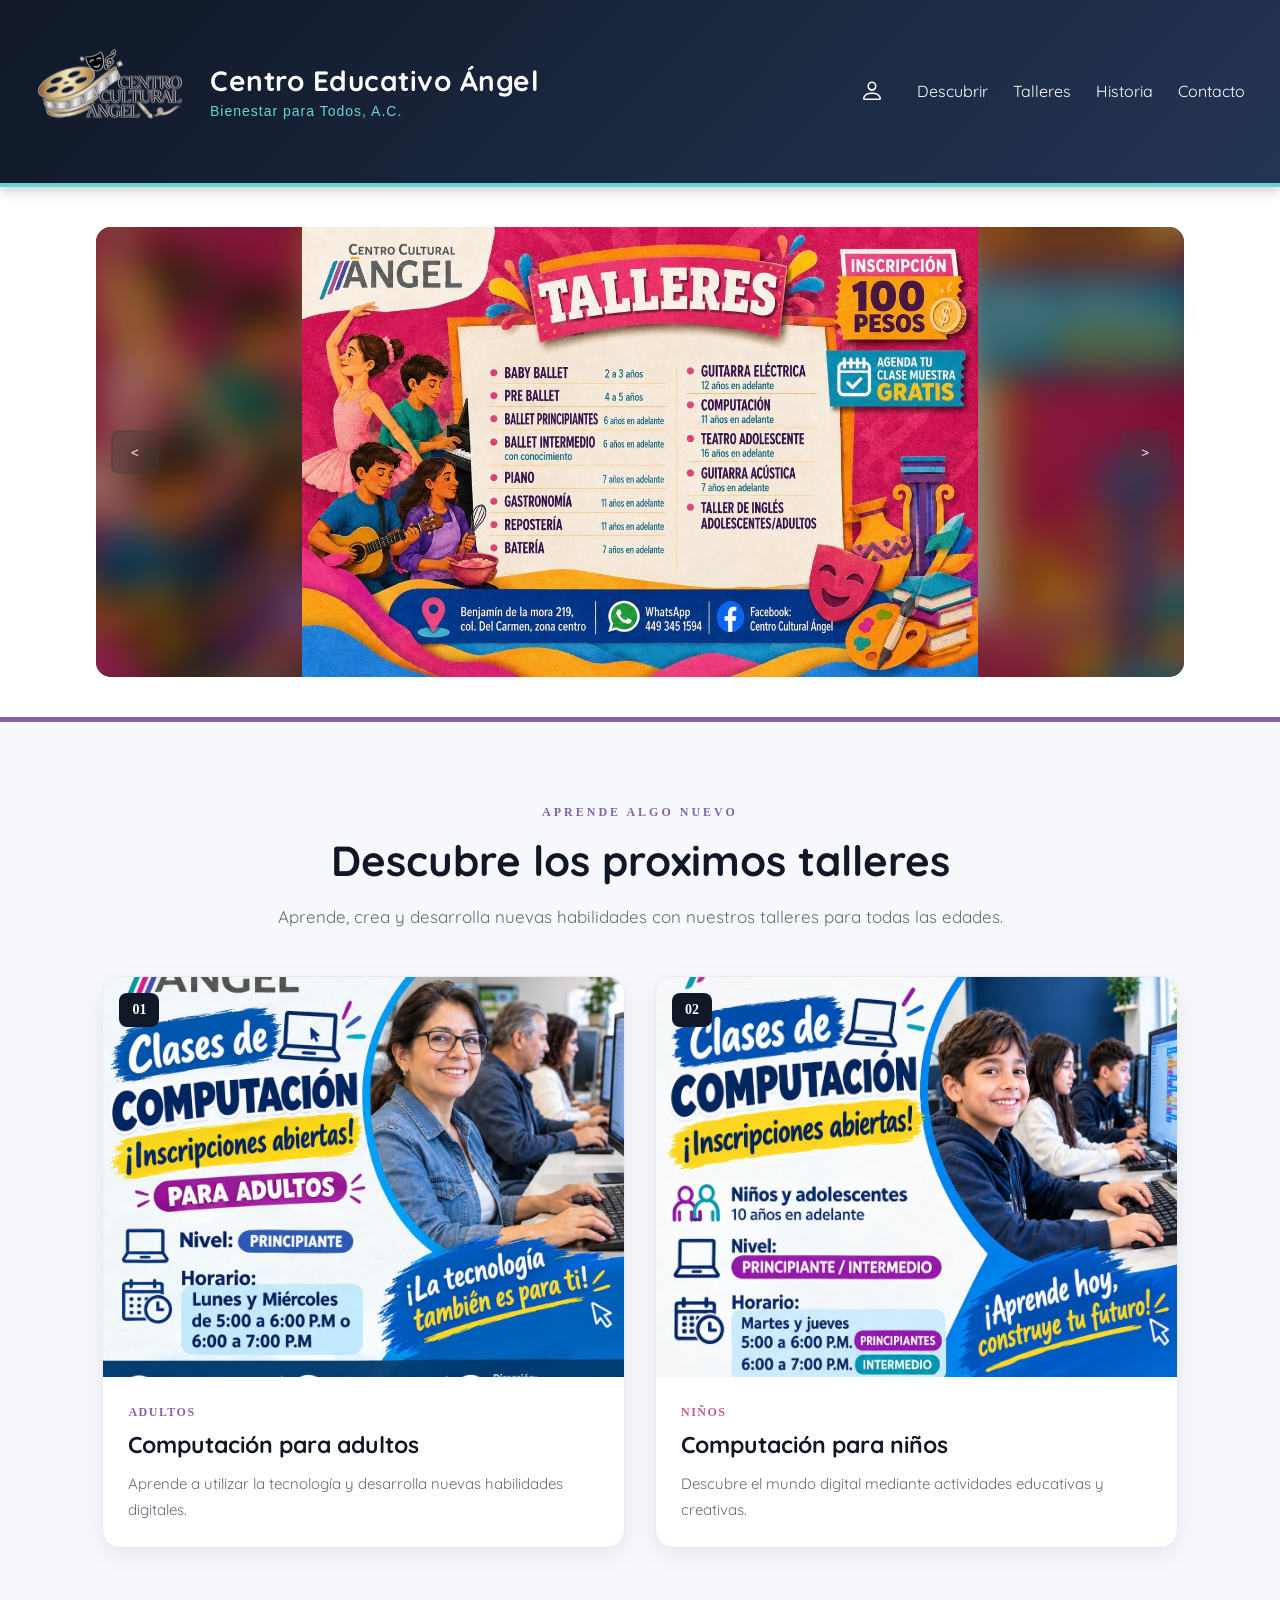
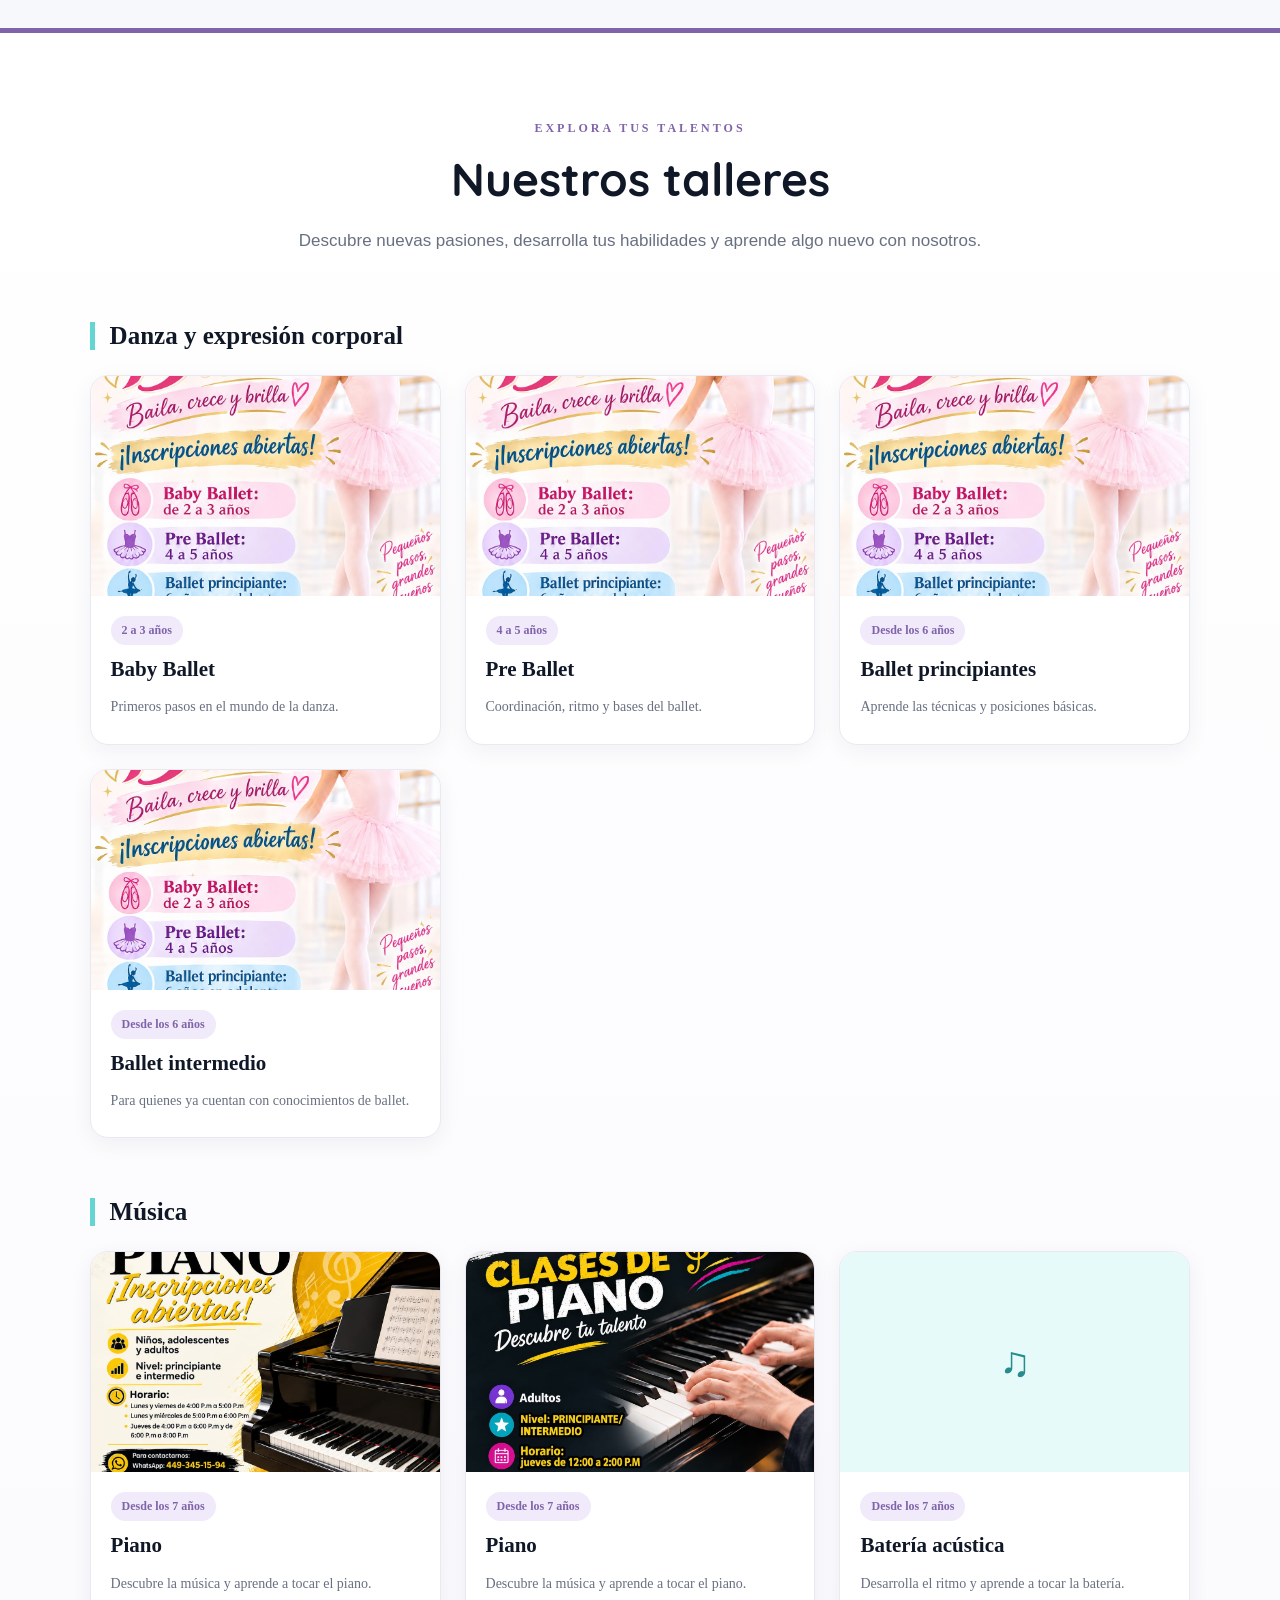
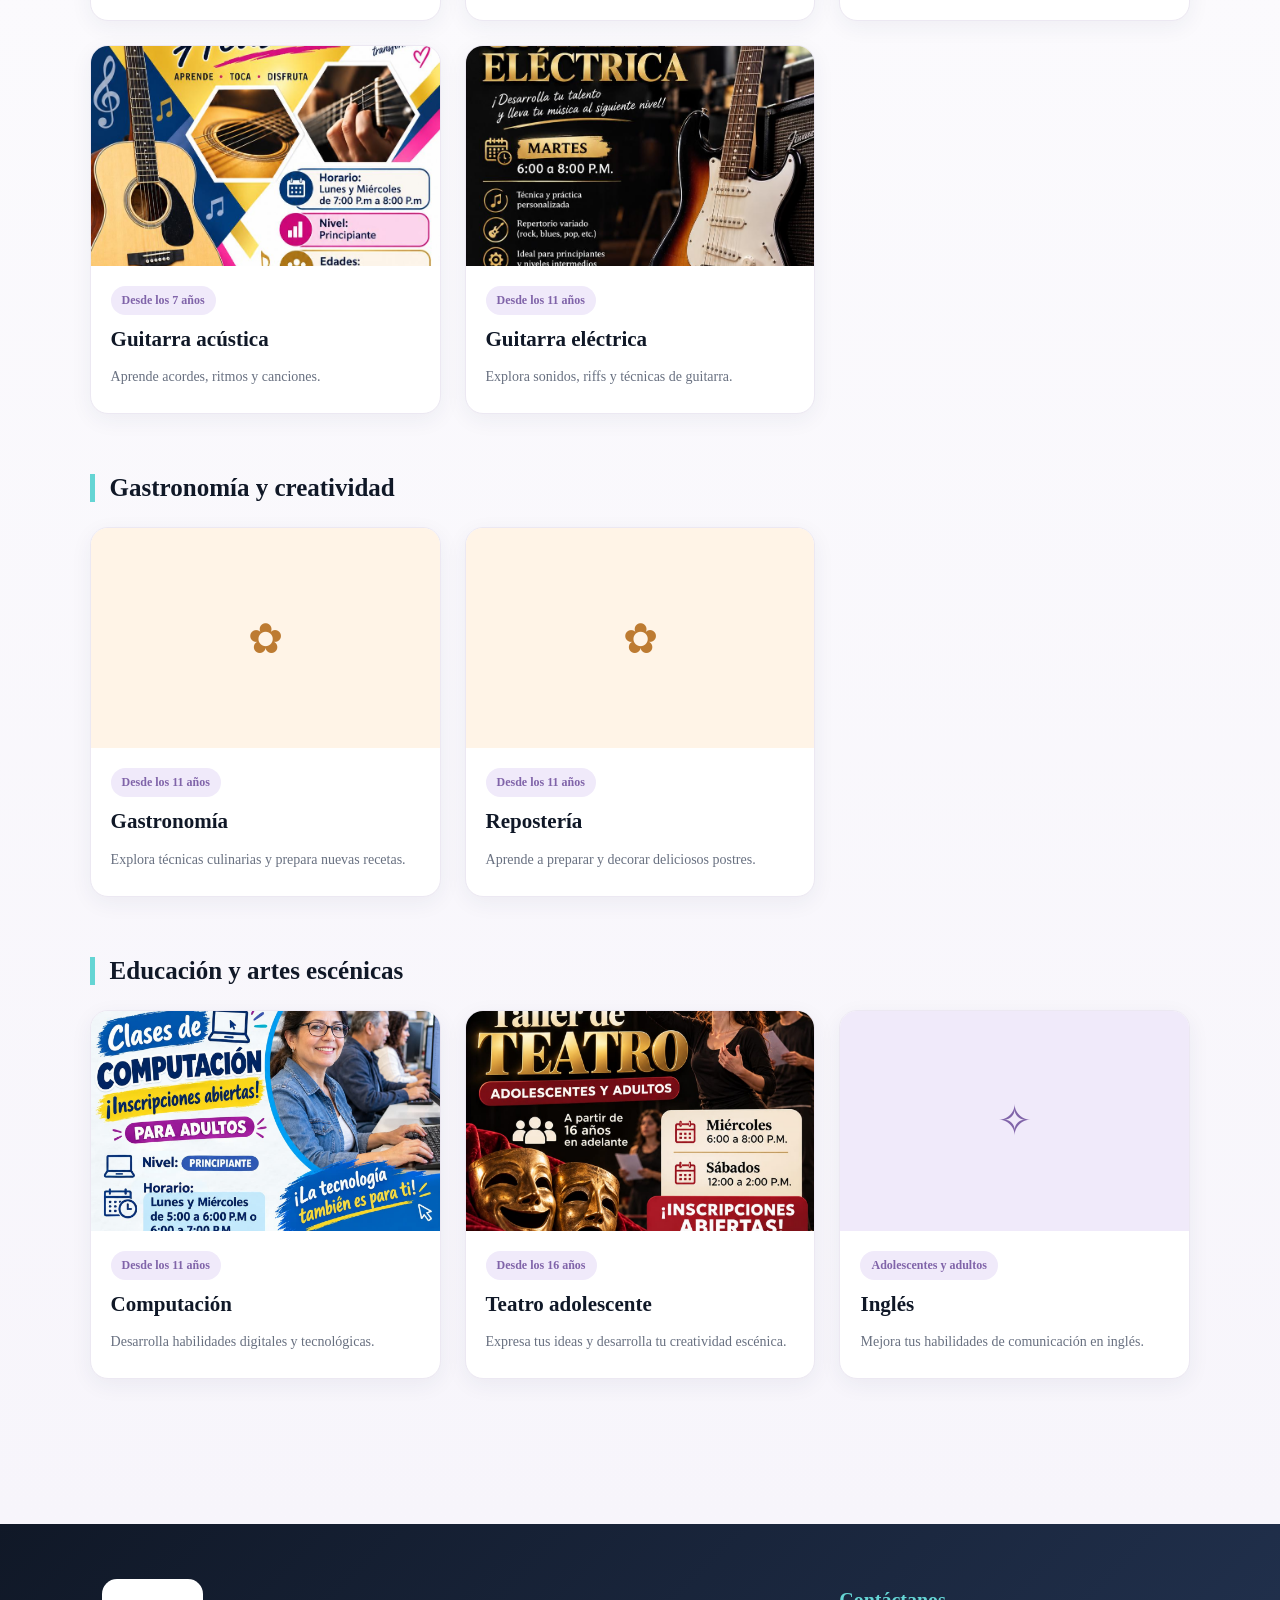
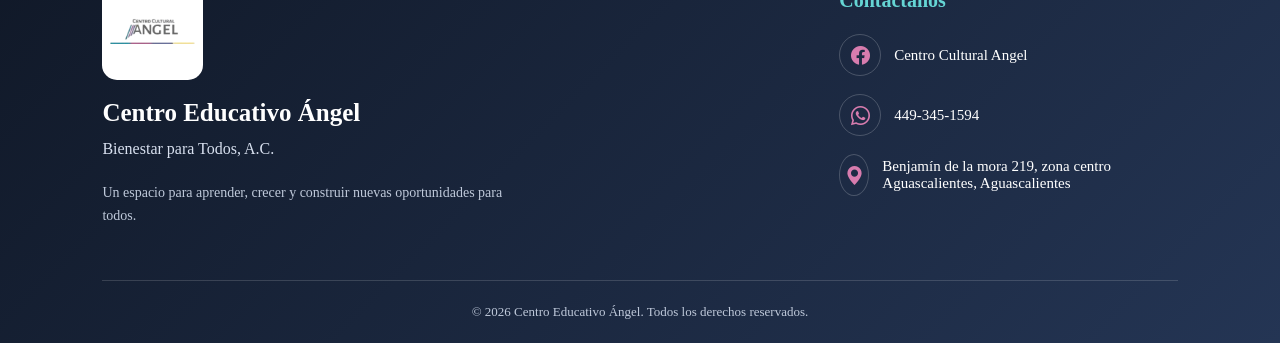
<file: index.html>
<!DOCTYPE html>
<html lang="es">
<head>
    <meta charset="UTF-8">
    <meta name="viewport" content="width=device-width, initial-scale=1.0">

    <!-- SEO PRINCIPAL -->
    <title>Centro Educativo Ángel | Talleres en Aguascalientes</title>

    <meta name="description"
        content="Centro Educativo Ángel en Aguascalientes. Descubre nuestros talleres de ballet, piano, guitarra, gastronomía, repostería, computación e inglés para niños, jóvenes y adultos.">

    <meta name="author" content="Centro Educativo Ángel">
    <meta name="robots" content="index, follow">
    <meta name="language" content="Spanish">

    <!-- PALABRAS CLAVE -->
    <meta name="keywords"
        content="Centro Educativo Ángel, talleres en Aguascalientes, cursos para niños, ballet, piano, guitarra, computación, gastronomía, repostería, inglés">

    <!-- OPEN GRAPH -->
    <meta property="og:type" content="website">
    <meta property="og:locale" content="es_MX">
    <meta property="og:site_name" content="Centro Educativo Ángel">
    <meta property="og:title" content="Centro Educativo Ángel | Bienestar para Todos">
    <meta property="og:description"
        content="Conoce nuestros talleres educativos, artísticos y culturales en Aguascalientes.">
    <meta property="og:image"
        content="https://centro-cultural-angel.web.app/assets/img/logo_cca_rbg2.png">
    <meta property="og:url"
        content="https://centro-cultural-angel.web.app/">

    <!-- URL CANÓNICA -->
    <link rel="canonical" href="https://centro-cultural-angel.web.app/">

    <!-- DATOS ESTRUCTURADOS -->
    <script type="application/ld+json">
    {
        "@context": "https://schema.org",
        "@type": "EducationalOrganization",
        "name": "Centro Educativo Ángel",
        "alternateName": "Bienestar para Todos, A.C.",
        "description": "Centro educativo con talleres artísticos, culturales y educativos para niños, jóvenes y adultos.",
        "url": "https://centro-cultural-angel.web.app/",
        "logo": "https://centro-cultural-angel.web.app/assets/img/logo_cca_rbg2.png",
        "address": {
            "@type": "PostalAddress",
            "addressLocality": "Aguascalientes",
            "addressRegion": "Aguascalientes",
            "addressCountry": "MX"
        }
    }
    </script>

    <!-- ESTILOS -->
    <link rel="stylesheet" href="./styles/home_styles.css">

    <!-- FUENTE QUICKSAND -->
    <link rel="preconnect" href="https://fonts.googleapis.com">
    <link rel="preconnect" href="https://fonts.gstatic.com" crossorigin>
    <link href="https://fonts.googleapis.com/css2?family=Quicksand:wght@300..700&display=swap" rel="stylesheet">

    <!-- FAVICON -->
    <link rel="icon" type="image/png" href="./assets/img/logo_cca_rbg2.png">

    <!-- BOOTSTRAP ICONS -->
    <link rel="stylesheet" href="https://cdn.jsdelivr.net/npm/bootstrap-icons@1.11.3/font/bootstrap-icons.min.css">
</head>


<body>

    <!-- HEADER -->
    <header class="header">

        <!-- LOGO -->
        <div class="header-logo">
            <a href="#inicio">
                <img
                    src="./assets/img/logo_cca_rbg2.png"
                    class="logo2"
                    alt="Logo Centro Educativo Ángel"
                >
            </a>
        </div>
        <div class="header-text">
            <h1>Centro Educativo Ángel</h1>
            <p>Bienestar para Todos, A.C.</p>
        </div>

        <!-- OPCIONES DEL HEADER -->
        <div class="options">

            <!-- MENÚ DE USUARIO -->
            <div class="user-menu">

                <a href="#" class="user-icon" aria-label="Menú de usuario">
                    <i class="bi bi-person"></i>
                </a>

                <div class="user-dropdown">
                    <b>¡Usa una sola cuenta!</b>

                    <p>
                        Accede a más información sobre futuros eventos y talleres.
                    </p>

                    <a href="./templates/login.html" class="user-btn">
                        Iniciar sesión
                    </a>

                    <a href="./templates/register.html" class="user-btn register-btn">
                        Crear cuenta
                    </a>
                </div>

            </div>

            <!-- BOTÓN DEL MENÚ HAMBURGUESA -->
            <button
                class="menu-toggle"
                type="button"
                aria-label="Abrir menú"
                aria-expanded="false"
                aria-controls="nav-links"
            >
                <i class="bi bi-list"></i>
            </button>

            <!-- ENLACES DE NAVEGACIÓN -->
            <nav class="nav-links" id="nav-links">
                <a class="a" href="#descubrir">Descubrir</a>
                <a class="a" href="#talleres">Talleres</a>
                <a class="a" href="#historia">Historia</a>
                <a class="a" href="#contacto">Contacto</a>
            </nav>

        </div>

    </header>

    <!-- CONTENIDO PRINCIPAL -->
    <main id="inicio">

        <!-- CARRUSEL DE IMÁGENES -->
        <section id="gallery" aria-label="Galería de imágenes">

            <div class="gallery-container">

                <figure class="gallery-item">
                    <img src="./assets/img/main.jpeg" alt="Imagen principal">
                </figure>

                <figure class="gallery-item">
                    <img src="./assets/vacant/v_canto.jpeg" alt="Imagen principal">
                </figure>

                <figure class="gallery-item">
                    <img src="./assets/vacant/v_dyp.jpeg" alt="Imagen principal">
                </figure>

                <figure class="gallery-item">
                    <img src="./assets/vacant/v_gut_a.jpeg" alt="Imagen principal">
                </figure>

                <figure class="gallery-item">
                    <img src="./assets/vacant/v_sax.jpeg" alt="Imagen principal">
                </figure>

            </div>

            <!-- BOTONES DEL CARRUSEL -->
            <nav class="gallery-navigation" aria-label="Navegación del carrusel">
                <button class="nav-button prev-button" type="button" aria-label="Imagen anterior">
                    &lt;
                </button>

                <button class="nav-button next-button" type="button" aria-label="Imagen siguiente">
                    &gt;
                </button>
            </nav>
        </section>

        <!-- ====== DESCUBRIR ===== -->
        <section id="descubrir" class="talleres">
            <div class="talleres-header">
                <span class="talleres-etiqueta">APRENDE ALGO NUEVO</span>
                <h1>Descubre los proximos talleres</h1>
                <p>
                    Aprende, crea y desarrolla nuevas habilidades
                    con nuestros talleres para todas las edades.
                </p>
            </div>

            <div class="talleres-container">

                <article class="taller-card">
                    <div class="taller-imagen">
                        <img
                            src="./assets/img/computacion_a.jpeg"
                            alt="Taller de computación para adultos"
                        >
                        <span class="taller-numero">01</span>
                    </div>

                    <div class="taller-info">
                        <span class="taller-categoria adultos">ADULTOS</span>
                        <h2>Computación para adultos</h2>
                        <p>
                            Aprende a utilizar la tecnología
                            y desarrolla nuevas habilidades digitales.
                        </p>
                    </div>
                </article>

                <article class="taller-card">
                    <div class="taller-imagen">
                        <img
                            src="./assets/img/computacion_n.jpeg"
                            alt="Taller de computación para niños"
                        >
                        <span class="taller-numero">02</span>
                    </div>

                    <div class="taller-info">
                        <span class="taller-categoria ninos">NIÑOS</span>
                        <h2>Computación para niños</h2>
                        <p>
                            Descubre el mundo digital mediante
                            actividades educativas y creativas.
                        </p>
                    </div>
                </article>

            </div>
        </section>


        
        <section id="talleres" class="seccion-talleres">

            <div class="talleres-titulo">
                <span class="talleres-etiqueta">EXPLORA TUS TALENTOS</span>
                <h1>Nuestros talleres</h1>
                <p>
                    Descubre nuevas pasiones, desarrolla tus habilidades
                    y aprende algo nuevo con nosotros.
                </p>
            </div>

            <!-- DANZA -->
            <div class="categoria-talleres">
                <h2 class="categoria-titulo">Danza y expresión corporal</h2>

                <div class="talleres-grid">

                    <article class="taller-item danza">
                        <img src="./assets/img/ballet.jpeg" alt="Ballet">
                        <span class="taller-edad">2 a 3 años</span>
                        <h3>Baby Ballet</h3>
                        <p>Primeros pasos en el mundo de la danza.</p>
                    </article>

                    <article class="taller-item danza">
                        <img src="./assets/img/ballet.jpeg" alt="Ballet">
                        <span class="taller-edad">4 a 5 años</span>
                        <h3>Pre Ballet</h3>
                        <p>Coordinación, ritmo y bases del ballet.</p>
                    </article>

                    <article class="taller-item danza">
                        <img src="./assets/img/ballet.jpeg" alt="Ballet">
                        <span class="taller-edad">Desde los 6 años</span>
                        <h3>Ballet principiantes</h3>
                        <p>Aprende las técnicas y posiciones básicas.</p>
                    </article>

                    <article class="taller-item danza">
                        <img src="./assets/img/ballet.jpeg" alt="Ballet">
                        <span class="taller-edad">Desde los 6 años</span>
                        <h3>Ballet intermedio</h3>
                        <p>Para quienes ya cuentan con conocimientos de ballet.</p>
                    </article>

                </div>
            </div>

            <!-- MÚSICA -->
            <div class="categoria-talleres">
                <h2 class="categoria-titulo">Música</h2>

                <div class="talleres-grid">

                    <article class="taller-item musica">
                        <img src="./assets/img/piano.jpeg" alt="Piano niños">
                        <span class="taller-edad">Desde los 7 años</span>
                        <h3>Piano</h3>
                        <p>Descubre la música y aprende a tocar el piano.</p>
                    </article>

                    <article class="taller-item musica">
                        <img src="./assets/img/piano_a.jpeg" alt="Piano adultos">
                        <span class="taller-edad">Desde los 7 años</span>
                        <h3>Piano</h3>
                        <p>Descubre la música y aprende a tocar el piano.</p>
                    </article>

                    <article class="taller-item musica">
                        <span class="taller-icono">♫</span>
                        <span class="taller-edad">Desde los 7 años</span>
                        <h3>Batería acústica</h3>
                        <p>Desarrolla el ritmo y aprende a tocar la batería.</p>
                    </article>

                    <article class="taller-item musica">
                        <img src="./assets/img/guitarra_A.jpeg" alt="">
                        <span class="taller-edad">Desde los 7 años</span>
                        <h3>Guitarra acústica</h3>
                        <p>Aprende acordes, ritmos y canciones.</p>
                    </article>

                    <article class="taller-item musica">
                        <img src="./assets/img/guitarra electrica.jpeg" alt="">
                        <span class="taller-edad">Desde los 11 años</span>
                        <h3>Guitarra eléctrica</h3>
                        <p>Explora sonidos, riffs y técnicas de guitarra.</p>
                    </article>

                </div>
            </div>

            <!-- GASTRONOMÍA -->
            <div class="categoria-talleres">
                <h2 class="categoria-titulo">Gastronomía y creatividad</h2>

                <div class="talleres-grid">

                    <article class="taller-item gastronomia">
                        <span class="taller-icono">✿</span>
                        <span class="taller-edad">Desde los 11 años</span>
                        <h3>Gastronomía</h3>
                        <p>Explora técnicas culinarias y prepara nuevas recetas.</p>
                    </article>

                    <article class="taller-item gastronomia">
                        <span class="taller-icono">✿</span>
                        <span class="taller-edad">Desde los 11 años</span>
                        <h3>Repostería</h3>
                        <p>Aprende a preparar y decorar deliciosos postres.</p>
                    </article>

                </div>
            </div>

            <!-- EDUCACIÓN Y ARTES ESCÉNICAS -->
            <div class="categoria-talleres">
                <h2 class="categoria-titulo">Educación y artes escénicas</h2>

                <div class="talleres-grid">

                    <article class="taller-item educacion">
                        <img src="./assets/img/computacion_a.jpeg" alt="">
                        <span class="taller-edad">Desde los 11 años</span>
                        <h3>Computación</h3>
                        <p>Desarrolla habilidades digitales y tecnológicas.</p>
                    </article>

                    <article class="taller-item educacion">
                        <img src="./assets/img/teatro_A.jpeg" alt="">
                        <span class="taller-edad">Desde los 16 años</span>
                        <h3>Teatro adolescente</h3>
                        <p>Expresa tus ideas y desarrolla tu creatividad escénica.</p>
                    </article>

                    <article class="taller-item educacion">
                        <span class="taller-icono">✧</span>
                        <span class="taller-edad">Adolescentes y adultos</span>
                        <h3>Inglés</h3>
                        <p>Mejora tus habilidades de comunicación en inglés.</p>
                    </article>

                </div>
            </div>

        </section>


                <!-- ====== HISTORIA ====== -->
        <!-- <section id="historia" class="historia">

            <div class="texto_historia">
                <span class="historia-etiqueta">NUESTRA HISTORIA</span>

                <h1>Conoce nuestra historia</h1>

                <p>
                    Lorem ipsum dolor sit amet consectetur adipisicing elit. 
                    Perferendis temporibus optio quasi doloremque iste asperiores eveniet! 
                    Vitae aliquid blanditiis, at laboriosam aut necessitatibus, dignissimos
                    voluptatibus dolore facilis iure aliquam. Praesentium!
                </p>

                <p>
                    Lorem ipsum dolor sit amet consectetur adipisicing elit. 
                    Perferendis temporibus optio quasi doloremque iste asperiores eveniet! 
                    Vitae aliquid blanditiis, at laboriosam aut necessitatibus, dignissimos
                    voluptatibus dolore facilis iure aliquam. Praesentium!
                </p>
            </div>

            <div class="imagenes_historia">
                <div class="historia-logo">
                    <img
                        src="./assets/img/logo_1_ccarb.png"
                        alt="Logotipo del Centro Educativo Ángel"
                    >
                </div>

                <div class="historia-logo">
                    <img
                        src="./assets/img/logo_2_ccarb.png"
                        alt="Segundo logotipo de la institución"
                    >
                </div>
            </div>

        </section> -->


    </main>

    <!-- ====== FOOTER / CONTACTO ====== -->
    <footer id="contacto" class="footer">

        <div class="footer-contenido">

            <!-- Información -->
            <div class="footer-info">
                <img
                    src="./assets/img/logo_1_ccarb.png"
                    alt="Logo Centro Educativo Ángel"
                    class="footer-logo"
                >

                <h2>Centro Educativo Ángel</h2>
                <p>Bienestar para Todos, A.C.</p>

                <p class="footer-descripcion">
                    Un espacio para aprender, crecer y construir
                    nuevas oportunidades para todos.
                </p>
            </div>

            <!-- Contacto -->
            <div class="footer-contacto">
                <h3>Contáctanos</h3>

                <a
                    href="https://www.facebook.com/profile.php?id=61572969947169"
                    target="_blank"
                    rel="noopener noreferrer"
                    class="footer-enlace"
                    aria-label="Facebook"
                >
                    <i class="bi bi-facebook"></i>
                    <span>Centro Cultural Angel</span>
                </a>

                <a
                    href="https://wa.me/524493451594"
                    target="_blank"
                    rel="noopener noreferrer"
                    class="footer-enlace"
                    aria-label="WhatsApp"
                >
                    <i class="bi bi-whatsapp"></i>
                    <span>449-345-1594</span>
                </a>

                <a
                    href="https://maps.app.goo.gl/JFkCZbtrLaKBmWuW6"
                    target="_blank"
                    rel="noopener noreferrer"
                    class="footer-enlace"
                    aria-label="Ubicación"
                >
                    <i class="bi bi-geo-alt-fill"></i>
                    <span>Benjamín de la mora 219, zona centro Aguascalientes, Aguascalientes</span>
                </a>
            </div>

        </div>

        <!-- Derechos reservados -->
        <div class="footer-inferior">
            <p>
                © 2026 Centro Educativo Ángel.
                Todos los derechos reservados.
            </p>
        </div>

    </footer>

    <script src="./js/main.js"></script>
</body>
</html>
</file>
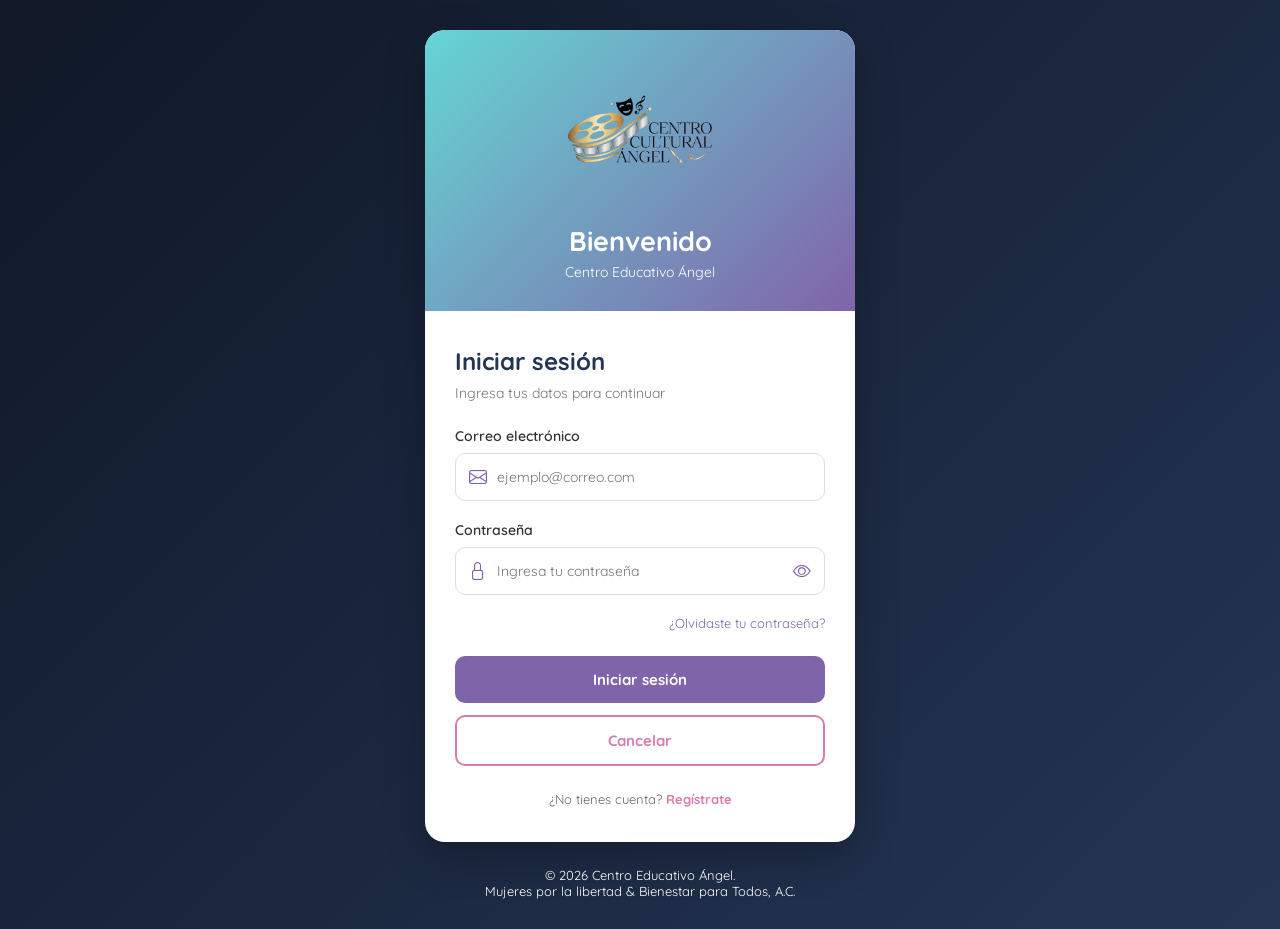
<file: templates/login.html>
<!DOCTYPE html>
<html lang="en">
<head>
    <meta charset="UTF-8">
    <meta name="viewport" content="width=device-width, initial-scale=1.0">

    <link rel="stylesheet" href="../styles/form_styles.css">

    <!-- Fuente Quicksand -->
    <link rel="preconnect" href="https://fonts.googleapis.com">
    <link rel="preconnect" href="https://fonts.gstatic.com" crossorigin>
    <link href="https://fonts.googleapis.com/css2?family=Quicksand:wght@300..700&display=swap" rel="stylesheet">

    <!-- Icono de pestaña -->
    <link rel="icon" type="image/png" href="../assets/img/logo_cca_rbg2.png">

    <!-- Bootstrap Icons -->
    <link rel="stylesheet" href="https://cdn.jsdelivr.net/npm/bootstrap-icons@1.11.3/font/bootstrap-icons.min.css">

    <title>Login</title>
</head>
<body>

    <main class="login-container">

        <section class="login-card">

            <div class="login-header">

                <img src="../assets/img/logo_cca_rbg2.png" alt="Centro Educativo Ángel">

                <h1>Bienvenido</h1>

                <p>Centro Educativo Ángel</p>

            </div>

            <form class="login-form">

                <h2>Iniciar sesión</h2>

                <p class="login-description">
                    Ingresa tus datos para continuar
                </p>

                <div class="input-group">

                    <label for="correo">Correo electrónico</label>

                    <div class="input-box">
                        <i class="bi bi-envelope"></i>

                        <input
                            type="email"
                            id="correo"
                            placeholder="ejemplo@correo.com"
                            required
                        >
                    </div>

                </div>

                <div class="input-group">

                    <label for="password">Contraseña</label>

                    <div class="input-box">
                        <i class="bi bi-lock"></i>

                        <input
                            type="password"
                            id="password"
                            placeholder="Ingresa tu contraseña"
                            required
                        >

                        <i class="bi bi-eye toggle-password"></i>
                    </div>

                </div>

                <a href="#" class="forgot-password">
                    ¿Olvidaste tu contraseña?
                </a>

                <button type="submit" class="login-button">
                    Iniciar sesión
                </button>

                <button
                    type="button"
                    class="cancel-button"
                    onclick="window.location.href='../index.html'">
                    Cancelar
                </button>
                
                <p class="register-text">
                    ¿No tienes cuenta?
                    <a href="./register.html">Regístrate</a>
                </p>

            </form>

        </section>

        <footer class="login-footer">
            © 2026 Centro Educativo Ángel. <br>
            Mujeres por la libertad & Bienestar para Todos, A.C.
        </footer>

    </main>

</body>
</html>
</file>
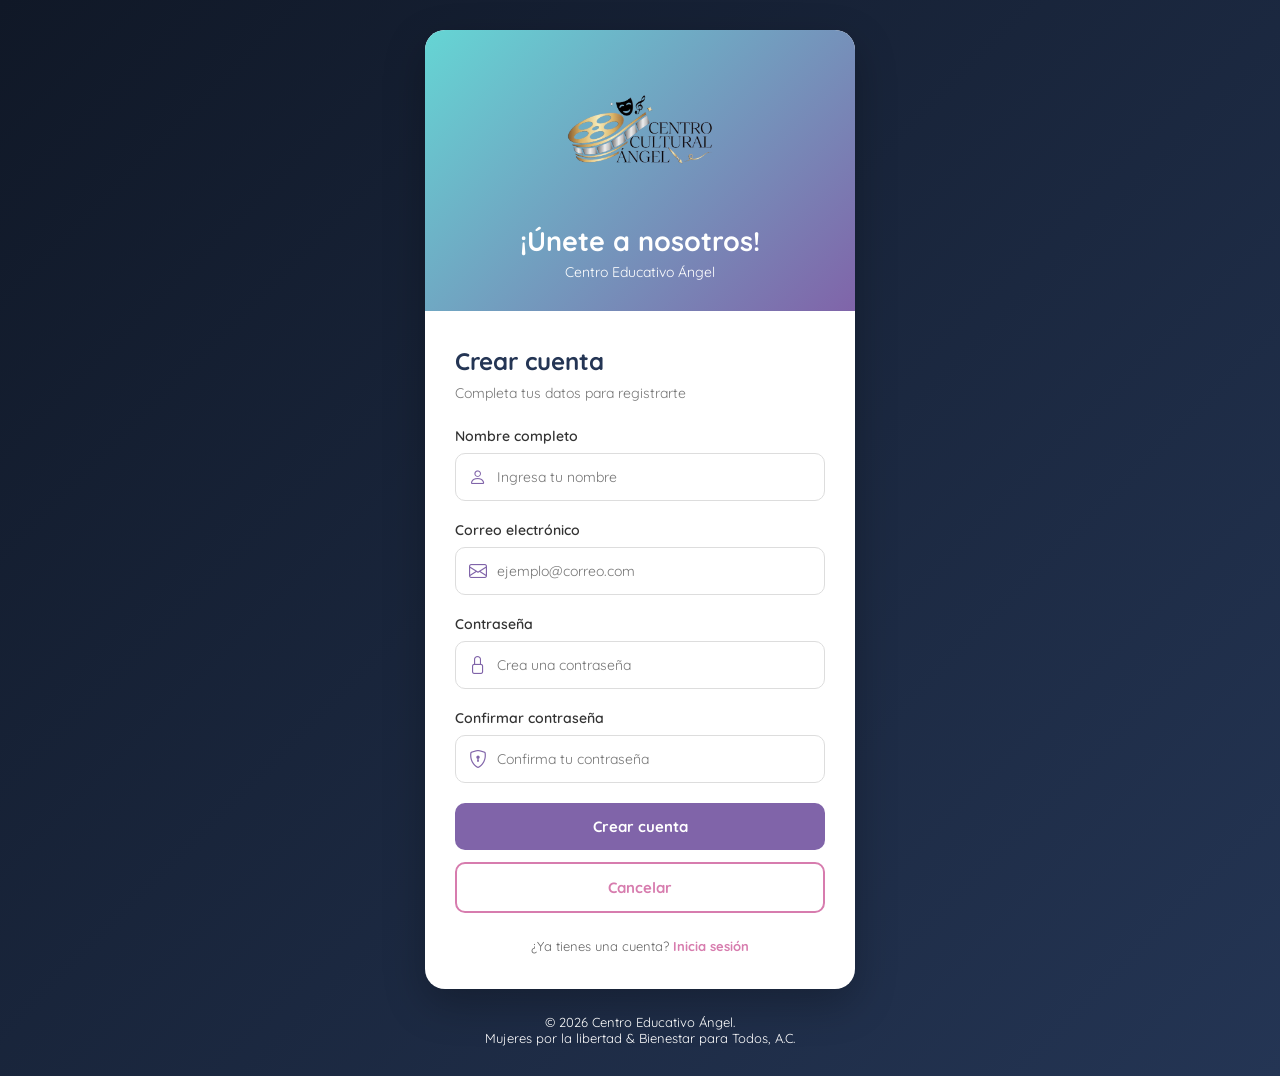
<file: templates/register.html>
<!DOCTYPE html>
<html lang="es">

<head>
    <meta charset="UTF-8">
    <meta name="viewport" content="width=device-width, initial-scale=1.0">

    <link rel="stylesheet" href="../styles/form_styles.css">

    <!-- Fuente Quicksand -->
    <link rel="preconnect" href="https://fonts.googleapis.com">
    <link rel="preconnect" href="https://fonts.gstatic.com" crossorigin>
    <link href="https://fonts.googleapis.com/css2?family=Quicksand:wght@300..700&display=swap" rel="stylesheet">

    <!-- Icono de pestaña -->
    <link rel="icon" type="image/png" href="../assets/img/logo_cca_rbg2.png">

    <!-- Bootstrap Icons -->
    <link rel="stylesheet" href="https://cdn.jsdelivr.net/npm/bootstrap-icons@1.11.3/font/bootstrap-icons.min.css">

    <title>Registro</title>
</head>

<body>

    <main class="login-container">

        <section class="login-card register-card">

            <div class="login-header">

                <img src="../assets/img/logo_cca_rbg2.png" alt="Centro Educativo Ángel">

                <h1>¡Únete a nosotros!</h1>

                <p>Centro Educativo Ángel</p>

            </div>

            <form class="login-form">

                <h2>Crear cuenta</h2>

                <p class="login-description">
                    Completa tus datos para registrarte
                </p>

                <!-- NOMBRE -->
                <div class="input-group">

                    <label for="nombre">Nombre completo</label>

                    <div class="input-box">
                        <i class="bi bi-person"></i>

                        <input
                            type="text"
                            id="nombre"
                            placeholder="Ingresa tu nombre"
                            required
                        >
                    </div>

                </div>

                <!-- CORREO -->
                <div class="input-group">

                    <label for="correo">Correo electrónico</label>

                    <div class="input-box">
                        <i class="bi bi-envelope"></i>

                        <input
                            type="email"
                            id="correo"
                            placeholder="ejemplo@correo.com"
                            required
                        >
                    </div>

                </div>

                <!-- CONTRASEÑA -->
                <div class="input-group">

                    <label for="password">Contraseña</label>

                    <div class="input-box">
                        <i class="bi bi-lock"></i>

                        <input
                            type="password"
                            id="password"
                            placeholder="Crea una contraseña"
                            required
                        >
                    </div>

                </div>

                <!-- CONFIRMAR CONTRASEÑA -->
                <div class="input-group">

                    <label for="confirm-password">Confirmar contraseña</label>

                    <div class="input-box">
                        <i class="bi bi-shield-lock"></i>

                        <input
                            type="password"
                            id="confirm-password"
                            placeholder="Confirma tu contraseña"
                            required
                        >
                    </div>

                </div>

                <button type="submit" class="login-button">
                    Crear cuenta
                </button>

                <button
                    type="button"
                    class="cancel-button"
                    onclick="window.location.href='../index.html'">
                    Cancelar
                </button>

                <p class="register-text">
                    ¿Ya tienes una cuenta?
                    <a href="login.html">Inicia sesión</a>
                </p>

            </form>

        </section>

        <footer class="login-footer">
            © 2026 Centro Educativo Ángel. <br>
            Mujeres por la libertad & Bienestar para Todos, A.C.
        </footer>

    </main>

</body>
</html>
</file>
<file: styles/home_styles.css>
/* =========================
   RESET Y VARIABLES
========================= */
* {
    padding: 0;
    margin: 0;
}
html {
    scroll-behavior: smooth;
}
:root {
    --azul-principal: #65d5d4;
    --blanco: #ffffff;
    --negro: #000000;
    --rosa-principal: #D77CAE;
    --morado-principal: #8064A9;
    --font_s: "Quicksand", Arial, sans-serif;
}

/* =========================
   HEADER Y LOGO
========================= */
.header {
    display: flex;
    align-items: center;
    gap: 25px;
    padding: 15px 35px;
    font-family: var(--font_s);
    background: linear-gradient(135deg, #101827, #243554);
    border-bottom: 4px solid var(--azul-principal);
    box-shadow: 0 4px 12px rgba(0, 0, 0, 0.2);
    position: relative;
    overflow: visible;
    z-index: 100;
}

.header-logo {
    display: flex;
    align-items: center;
}

.logo2 {
    width: 150px;
    max-width: 100%;
    height: auto;
    object-fit: contain;
    filter: 
        drop-shadow(1px 0 0 #e1e1e178)
        drop-shadow(-1px 0 0 #e1e1e178)
        drop-shadow(0 1px 0 #e1e1e178)
        drop-shadow(0 -1px 0 #e1e1e178);
}

.header-text {
    color: var(--blanco);
}

.header-text h1 {
    margin: 0;
    color: var(--blanco);
    font-family: var(--font_s);
    font-size: 28px;
    font-weight: 700;
    letter-spacing: 0.5px;
}

.header-text p {
    margin: 5px 0 0;
    color: var(--azul-principal);
    font-family: Arial, sans-serif;
    font-size: 14px;
    letter-spacing: 1px;
}

/* =========================
   NAVEGACIÓN
========================= */
.options {
    display: flex;
    align-items: center;
    gap: 25px;
    margin-left: auto;
    position: relative;
    font-family: var(--font_s);
}

.nav-links {
    display: flex;
    align-items: center;
    gap: 25px;
}

.options .a {
    position: relative;
    display: inline-block;
    color: var(--blanco);
    font-size: 16px;
    text-decoration: none;
    transition: color 0.3s ease, transform 0.3s ease;
}

.options .a::after {
    content: "";
    position: absolute;
    left: 50%;
    bottom: -5px;
    width: 0;
    height: 3px;
    border-radius: 5px;
    background-color: var(--rosa-principal);
    transform: translateX(-50%);
    transition: width 0.3s ease;
}

.options .a:hover {
    color: var(--rosa-principal);
    transform: translateY(-3px);
}

.options .a:hover::after {
    width: 100%;
}

/* =========================
   MENÚ DE USUARIO
========================= */
.bi-person {
    font-size: 24px;
}

.user-menu {
    position: relative;
    display: inline-block;
    flex-shrink: 0;
}

.user-icon {
    display: inline-flex;
    align-items: center;
    justify-content: center;
    padding: 8px;
    color: var(--blanco);
    font-size: 28px;
    text-decoration: none;
    transition: color 0.3s ease;
}

.user-icon:hover {
    color: var(--rosa-principal);
}

.user-dropdown {
    position: absolute;
    top: 100%;
    right: 0;
    z-index: 1000;
    display: flex;
    flex-direction: column;
    gap: 10px;
    width: 230px;
    padding: 15px;
    box-sizing: border-box;
    color: var(--negro);
    background-color: var(--blanco);
    border-radius: 12px;
    box-shadow: 0 8px 25px rgba(0, 0, 0, 0.2);
    opacity: 0;
    visibility: hidden;
    transform: translateY(10px);
    transition: opacity 0.25s ease, transform 0.25s ease, visibility 0.25s ease;
}

.user-dropdown p {
    font-size: 14px;
    line-height: 1.5;
}

.user-menu:hover .user-dropdown,
.user-menu:focus-within .user-dropdown {
    opacity: 1;
    visibility: visible;
    transform: translateY(0);
}

.user-dropdown .user-btn {
    display: block;
    padding: 10px;
    color: var(--blanco);
    background-color: var(--morado-principal);
    border: 2px solid var(--morado-principal);
    border-radius: 8px;
    font-size: 14px;
    text-align: center;
    text-decoration: none;
    transition: all 0.3s ease;
}

.user-dropdown .user-btn:hover {
    color: var(--morado-principal);
    background-color: var(--blanco);
}

.user-dropdown .register-btn {
    color: var(--rosa-principal);
    background-color: var(--blanco);
    border-color: var(--rosa-principal);
}

.user-dropdown .register-btn:hover {
    color: var(--blanco);
    background-color: var(--rosa-principal);
}

/* =========================
   BOTÓN HAMBURGUESA
========================= */
.menu-toggle {
    display: none;
    align-items: center;
    justify-content: center;
    padding: 5px;
    color: var(--blanco);
    background: transparent;
    border: none;
    font-size: 32px;
    line-height: 1;
    cursor: pointer;
}

.menu-toggle:hover {
    color: var(--rosa-principal);
}

/* =========================
   CARRUSEL
========================= */
#gallery {
    position: relative;
    width: 85%;
    max-width: 1100px;
    height: 450px;
    margin: 40px auto;
    overflow: hidden;
    background: #111;
    border-radius: 15px;
}

.gallery-container {
    display: flex;
    height: 100%;
    transition: transform 0.6s ease-in-out;
}

.gallery-item {
    position: relative;
    display: flex;
    flex: 0 0 100%;
    align-items: center;
    justify-content: center;
    min-width: 100%;
    height: 100%;
    margin: 0;
    overflow: hidden;
    isolation: isolate;
}

.gallery-item::before {
    content: "";
    position: absolute;
    inset: -20px;
    z-index: -2;
    background-image: var(--gallery-bg);
    background-position: center;
    background-size: cover;
    background-repeat: no-repeat;
    filter: blur(18px);
    opacity: 0.75;
    transform: scale(1.05);
}

.gallery-item::after {
    content: "";
    position: absolute;
    inset: 0;
    z-index: -1;
    background: rgba(0, 0, 0, 0.2);
}

.gallery-item img {
    position: relative;
    z-index: 0;
    display: block;
    width: 100%;
    height: 100%;
    object-fit: contain;
}

.gallery-item figcaption {
    position: absolute;
    bottom: 0;
    left: 0;
    z-index: 1;
    width: 100%;
    padding: 20px;
    box-sizing: border-box;
    color: var(--blanco);
    background: linear-gradient(transparent, rgba(0, 0, 0, 0.8));
    font-size: 18px;
}

.gallery-navigation {
    position: absolute;
    top: 50%;
    left: 0;
    z-index: 2;
    display: flex;
    align-items: center;
    justify-content: space-between;
    width: 100%;
    padding: 0 15px;
    box-sizing: border-box;
    transform: translateY(-50%);
    pointer-events: none;
}

.nav-button {
    padding: 12px 18px;
    color: var(--blanco);
    background-color: #3e3e3e54;
    border: 2px solid #3e3e3e54;
    border-radius: 8px;
    cursor: pointer;
    pointer-events: auto;
    transition: background-color 0.3s ease;
}

.nav-button:hover {
    background-color: #89888854;
}


/* =========================
   DESCUBRIR: TALLERES DESTACADOS
========================= */
#descubrir.talleres {
    padding: 80px 8%;
    background: #f7f8fc;
    border-top: 5px solid var(--morado-principal);
}

#descubrir .talleres-header {
    max-width: 750px;
    margin: 0 auto 45px;
    text-align: center;
}

.talleres-etiqueta {
    display: inline-block;
    margin-bottom: 12px;
    color: var(--morado-principal);
    font-size: 20px;
    font-weight: 700;
    letter-spacing: 3px;
}

#descubrir .talleres-header h1 {
    margin: 0 0 16px;
    color: #101827;
    font-family: var(--font_s);
    font-size: clamp(28px, 4vw, 42px);
}

#descubrir .talleres-header p {
    margin: 0;
    color: #626b7a;
    font-family: var(--font_s);
    font-size: 17px;
    line-height: 1.7;
}

#descubrir .talleres-container {
    display: grid;
    grid-template-columns: repeat(2, minmax(0, 1fr));
    gap: 30px;
    max-width: 1100px;
    margin: 0 auto;
}

#descubrir .taller-card {
    overflow: hidden;
    background: #ffffff;
    border: 1px solid #e9eaf2;
    border-radius: 18px;
    box-shadow: 0 8px 25px rgba(16, 24, 39, 0.07);
    transition: transform 0.3s ease, box-shadow 0.3s ease;
}

#descubrir .taller-card:hover {
    transform: translateY(-8px);
    box-shadow: 0 16px 35px rgba(16, 24, 39, 0.13);
}

#descubrir .taller-imagen {
    position: relative;
    height: 400px;
    overflow: hidden;
    background: #e8eaf0;
}

#descubrir .taller-imagen img {
    display: block;
    width: 100%;
    height: 100%;
    object-fit: cover;
    transition: transform 0.5s ease;
}

#descubrir .taller-card:hover .taller-imagen img {
    transform: scale(1.06);
}

#descubrir .taller-numero {
    position: absolute;
    top: 16px;
    left: 16px;
    padding: 9px 13px;
    color: #ffffff;
    background: #101827;
    border-radius: 8px;
    font-size: 14px;
    font-weight: 700;
}

#descubrir .taller-info {
    padding: 25px;
}

#descubrir .taller-categoria {
    display: inline-block;
    margin-bottom: 10px;
    font-size: 12px;
    font-weight: 700;
    letter-spacing: 1.5px;
}

#descubrir .taller-categoria.adultos {
    color: var(--morado-principal);
}

#descubrir .taller-categoria.ninos {
    color: #c45c91;
}

#descubrir .taller-info h2 {
    margin: 0 0 12px;
    color: #101827;
    font-family: var(--font_s);
    font-size: 23px;
}

#descubrir .taller-info p {
    margin: 0;
    color: #626b7a;
    font-family: var(--font_s);
    font-size: 15px;
    line-height: 1.7;
}

/* =========================
   HISTORIA
========================= */
.historia {
    display: flex;
    color: var(--negro);
    font-family: var(--font_s);
    border-top: 5px solid var(--morado-principal);
}

.texto_historia {
    margin: 3%;
}

/* =========================
   TALLERES
========================= */
.seccion-talleres {
    padding: 85px 7%;
    background: linear-gradient(180deg, #ffffff, #f7f5fb);
    border-top: 5px solid var(--morado-principal);
}

.talleres-titulo {
    max-width: 750px;
    margin: 0 auto 65px;
    text-align: center;
}

.talleres-etiqueta {
    display: inline-block;
    margin-bottom: 14px;
    color: var(--morado-principal);
    font-size: 12px;
    font-weight: 700;
    letter-spacing: 3px;
}

.talleres-titulo h1 {
    margin: 0 0 18px;
    color: #101827;
    font-size: clamp(32px, 4vw, 46px);
    font-family: var(--font_s);
}

.talleres-titulo p {
    color: #687080;
    font-size: 17px;
    line-height: 1.8;
    font-family: Arial, Helvetica, sans-serif;
}

.categoria-talleres {
    max-width: 1200px;
    margin: 0 auto 60px;
}

.categoria-titulo {
    margin: 0 0 25px;
    padding-left: 15px;
    color: #101827;
    border-left: 5px solid var(--azul-principal);
    font-size: 25px;
}

.talleres-grid {
    display: grid;
    grid-template-columns: repeat(3, minmax(0, 1fr));
    gap: 24px;
    align-items: stretch;
}

.taller-item {
    position: relative;
    display: flex;
    flex-direction: column;
    min-width: 0;
    overflow: hidden;
    background: var(--blanco);
    border: 1px solid #ece8f2;
    border-radius: 18px;
    box-shadow: 0 6px 22px rgba(36, 53, 84, 0.06);
    transition: transform 0.3s ease, box-shadow 0.3s ease, border-color 0.3s ease;
}

.taller-item:hover {
    border-color: var(--azul-principal);
    box-shadow: 0 14px 30px rgba(36, 53, 84, 0.12);
    transform: translateY(-6px);
}

.taller-item img {
    display: block;
    flex-shrink: 0;
    width: 100%;
    height: 220px;
    object-fit: cover;
    object-position: center;
}

.taller-icono {
    display: flex;
    align-items: center;
    justify-content: center;
    flex-shrink: 0;
    width: 100%;
    height: 220px;
    margin: 0;
    color: #278c8c;
    background: #e7fafa;
    border-radius: 0;
    font-size: 42px;
}

.taller-edad {
    align-self: flex-start;
    display: inline-block;
    margin: 20px 20px 10px;
    padding: 7px 11px;
    color: var(--morado-principal);
    background: #f0eafa;
    border-radius: 30px;
    font-size: 12px;
    font-weight: 700;
}

.taller-item h3 {
    margin: 0 20px 10px;
    color: #101827;
    font-size: 21px;
    line-height: 1.4;
}

.taller-item p {
    margin: 0 20px 24px;
    color: #687080;
    font-size: 14px;
    line-height: 1.8;
}

.danza .taller-icono {
    color: #c45c91;
    background: #fff0f6;
}

.musica .taller-icono {
    color: #278c8c;
    background: #e7fafa;
}

.gastronomia .taller-icono {
    color: #bd7b32;
    background: #fff4e7;
}

.educacion .taller-icono {
    color: var(--morado-principal);
    background: #f0eafa;
}

/* ========================================
   SECCIÓN HISTORIA
======================================== */

.historia {
    display: grid;
    grid-template-columns: 1fr 1fr;
    align-items: center;
    gap: 60px;

    padding: 90px 8%;

    background: linear-gradient(
        135deg,
        #ffffff 0%,
        #f7f8fc 100%
    );

    border-top: 4px solid var(--morado-principal);
    overflow: hidden;
}

/* TEXTO */

.texto_historia {
    max-width: 600px;
}

.historia-etiqueta {
    display: inline-block;
    margin-bottom: 18px;

    color: var(--morado-principal);
    font-size: 13px;
    font-weight: 700;
    letter-spacing: 3px;
    text-transform: uppercase;
}

.texto_historia h1 {
    position: relative;
    margin: 0 0 28px;

    color: #101827;
    font-size: clamp(30px, 4vw, 46px);
    font-weight: 700;
    line-height: 1.2;
}

.texto_historia h1::after {
    content: "";
    display: block;

    width: 75px;
    height: 5px;

    margin-top: 18px;

    background: linear-gradient(
        90deg,
        var(--morado-principal),
        var(--rosa-principal)
    );

    border-radius: 10px;
}

.texto_historia p {
    margin: 0 0 18px;

    color: #555b68;
    font-size: 16px;
    line-height: 1.9;
    text-align: justify;
}

/* IMÁGENES Y LOGOTIPOS */

.imagenes_historia {
    display: grid;
    grid-template-columns: repeat(2, minmax(0, 1fr));
    align-items: center;
    gap: 24px;

    width: 100%;
}

.historia-logo {
    display: flex;
    align-items: center;
    justify-content: center;

    min-height: 240px;
    padding: 24px;

    background-color: #ffffff;
    border: 1px solid #eceaf3;
    border-radius: 20px;

    box-shadow: 0 12px 35px rgba(16, 24, 39, 0.08);

    transition:
        transform 0.3s ease,
        box-shadow 0.3s ease;
}

.historia-logo:hover {
    transform: translateY(-6px);

    box-shadow: 0 18px 40px rgba(16, 24, 39, 0.13);
}

.historia-logo img {
    display: block;

    width: 100%;
    max-width: 190px;
    max-height: 200px;
    height: auto;

    object-fit: contain;
}


/* ========================================
   FOOTER / CONTACTO
======================================== */

.footer {
    background: linear-gradient(
        135deg,
        #101827,
        #243554
    );

    color: #ffffff;
    padding: 55px 8% 0;
}

/* Contenido principal */

.footer-contenido {
    display: grid;
    grid-template-columns: 2fr 1fr;
    gap: 60px;

    max-width: 1200px;
    margin: 0 auto;
    padding-bottom: 40px;
}

/* Información de la institución */

.footer-info {
    max-width: 480px;
}

.footer-logo {
    width: 85px;
    height: 85px;
    object-fit: contain;
    margin-bottom: 15px;

    background: #ffffff;
    border-radius: 15px;
    padding: 8px;
}

.footer-info h2 {
    margin: 0 0 8px;
    font-size: 25px;
    font-weight: 700;
}

.footer-info > p {
    margin: 0 0 12px;
    color: #d8e0ef;
    line-height: 1.7;
}

.footer-info .footer-descripcion {
    max-width: 400px;
    margin-top: 18px;
    color: #bfc9da;
    font-size: 14px;
}

/* Enlaces de contacto */

.footer-contacto h3 {
    margin: 10px 0 22px;
    font-size: 20px;
    color: var(--azul-principal);
}

.footer-enlace {
    display: flex;
    align-items: center;
    gap: 13px;

    width: fit-content;
    margin-bottom: 18px;

    color: #ffffff;
    text-decoration: none;
    font-size: 15px;

    transition:
        color 0.3s ease,
        transform 0.3s ease;
}

.footer-enlace i {
    display: flex;
    align-items: center;
    justify-content: center;

    width: 40px;
    height: 40px;

    border: 1px solid rgba(255, 255, 255, 0.2);
    border-radius: 50%;

    color: var(--rosa-principal);
    font-size: 19px;

    transition:
        background 0.3s ease,
        color 0.3s ease;
}

.footer-enlace:hover {
    color: var(--azul-principal);
    transform: translateX(5px);
}

.footer-enlace:hover i {
    background: var(--morado-principal);
    color: #ffffff;
}

/* Franja inferior */

.footer-inferior {
    border-top: 1px solid rgba(255, 255, 255, 0.15);
    padding: 20px 0;
    text-align: center;
}

.footer-inferior p {
    margin: 0;
    color: #bfc9da;
    font-size: 13px;
    line-height: 1.7;
}



/* =========================
   TABLET
========================= */
@media (max-width: 950px) {

    /* TALLERES */
    .seccion-talleres {
        padding: 70px 5%;
    }

    .talleres-grid {
        grid-template-columns: repeat(2, minmax(0, 1fr));
    }

    /* HISTORIA */
    .historia {
        gap: 35px;
        padding: 70px 6%;
    }

    .imagenes_historia {
        gap: 15px;
    }

    .historia-logo {
        min-height: 190px;
        padding: 18px;
    }

    .historia-logo img {
        max-height: 155px;
    }

    /* DESCUBRIR */
    #descubrir .talleres-container {
        gap: 22px;
    }

    #descubrir .taller-imagen {
        height: 300px;
    }

    #descubrir .taller-info {
        padding: 22px;
    }
}


/* =========================
   CELULARES
========================= */
@media (max-width: 600px) {

    /* ENCABEZADO */
    .header {
        flex-wrap: wrap;
        gap: 10px;
        padding: 12px 20px;
    }

    .logo2 {
        width: 110px;
    }

    .header-text h1 {
        font-size: 22px;
    }

    .header-text p {
        font-size: 12px;
    }

    .options {
        position: relative;
        display: flex;
        align-items: center;
        justify-content: space-between;
        flex-wrap: nowrap;
        gap: 0;
        width: 100%;
        margin-left: 0;
    }

    .user-menu {
        order: 1;
        margin-right: auto;
    }

    .user-icon {
        padding: 6px;
    }

    .menu-toggle {
        display: inline-flex;
        order: 2;
        margin-left: auto;
    }

    .nav-links {
        position: absolute;
        top: calc(100% + 12px);
        right: 0;
        z-index: 1001;
        display: none;
        flex-direction: column;
        align-items: stretch;
        gap: 0;
        width: 220px;
        max-width: 85vw;
        padding: 12px;
        box-sizing: border-box;
        background: linear-gradient(135deg, #101827, #243554);
        border: 1px solid var(--azul-principal);
        border-radius: 12px;
        box-shadow: 0 8px 25px rgba(0, 0, 0, 0.3);
    }

    .nav-links.active {
        display: flex;
    }

    .nav-links .a {
        display: block;
        padding: 12px;
        font-size: 14px;
    }

    .nav-links .a::after {
        display: none;
    }

    .nav-links .a:hover {
        color: var(--rosa-principal);
        background: rgba(255, 255, 255, 0.06);
        border-radius: 6px;
        transform: none;
    }

    .user-dropdown {
        right: auto;
        left: 0;
        width: 220px;
        max-width: 80vw;
    }


    /* GALERÍA */
    #gallery {
        width: 95%;
        height: 300px;
        margin: 25px auto;
    }

    .gallery-item figcaption {
        padding: 12px;
        font-size: 14px;
    }

    .nav-button {
        padding: 8px 12px;
        font-size: 12px;
    }


    /* DESCUBRIR */
    #descubrir.talleres {
        width: 100%;
        padding: 45px 18px;
        box-sizing: border-box;
        overflow: hidden;
    }

    #descubrir .talleres-header {
        width: 100%;
        margin: 0 auto 30px;
        text-align: center;
    }

    #descubrir .talleres-header h1 {
        font-size: 28px;
        line-height: 1.25;
        margin: 12px 0 16px;
        overflow-wrap: break-word;
    }

    #descubrir .talleres-header p {
        max-width: 360px;
        margin: 0 auto;
        font-size: 14px;
        line-height: 1.7;
    }

    #descubrir .talleres-etiqueta {
        font-size: 11px;
        letter-spacing: 2px;
    }

    #descubrir .talleres-container {
        display: grid;
        grid-template-columns: minmax(0, 1fr);
        gap: 24px;
        width: 100%;
        max-width: 420px;
        margin: 0 auto;
    }

    #descubrir .taller-card {
        width: 100%;
        min-width: 0;
        margin: 0;
        box-sizing: border-box;
        border-radius: 16px;
        overflow: hidden;
    }

    #descubrir .taller-imagen {
        position: relative;
        width: 100%;
        height: auto;
        aspect-ratio: 16 / 10;
        overflow: hidden;
    }

    #descubrir .taller-imagen img {
        display: block;
        width: 100%;
        height: 100%;
        object-fit: cover;
    }

    #descubrir .taller-numero {
        font-size: 14px;
    }

    #descubrir .taller-info {
        padding: 22px 20px;
        box-sizing: border-box;
    }

    #descubrir .taller-info h2 {
        margin: 12px 0;
        font-size: 21px;
        line-height: 1.35;
        overflow-wrap: break-word;
    }

    #descubrir .taller-info p {
        margin: 0;
        font-size: 14px;
        line-height: 1.7;
    }


    /* TALLERES */
    .seccion-talleres {
        padding: 55px 6%;
    }

    .talleres-titulo {
        margin-bottom: 35px;
    }

    .talleres-titulo p {
        font-size: 15px;
    }

    .categoria-talleres {
        margin-bottom: 35px;
    }

    .categoria-titulo {
        font-size: 21px;
    }

    .talleres-grid {
        grid-template-columns: minmax(0, 1fr);
        gap: 18px;
    }

    .taller-item img,
    .taller-item .taller-icono {
        height: 240px;
    }


    /* HISTORIA */
    .historia {
        grid-template-columns: minmax(0, 1fr);
        gap: 30px;
        padding: 50px 6%;
        box-sizing: border-box;
    }

    .texto_historia {
        max-width: 100%;
        min-width: 0;
    }

    .texto_historia h1 {
        font-size: 32px;
        line-height: 1.25;
    }

    .texto_historia p {
        font-size: 15px;
        line-height: 1.8;
        text-align: left;
    }

    .imagenes_historia {
        grid-template-columns: repeat(2, minmax(0, 1fr));
        gap: 12px;
        min-width: 0;
    }

    .historia-logo {
        min-width: 0;
        min-height: 140px;
        padding: 12px;
        border-radius: 14px;
        box-sizing: border-box;
    }

    .historia-logo img {
        width: 100%;
        max-height: 125px;
        object-fit: contain;
    }


    /* FOOTER */
    .footer {
        padding: 40px 6% 0;
        box-sizing: border-box;
    }

    .footer-contenido {
        grid-template-columns: minmax(0, 1fr);
        gap: 30px;
        padding-bottom: 30px;
    }

    .footer-info {
        max-width: 100%;
        min-width: 0;
    }

    .footer-info h2 {
        font-size: 22px;
    }

    .footer-contacto h3 {
        margin-top: 0;
    }

    .footer-inferior p {
        font-size: 12px;
    }
}


/* =========================
   CELULARES PEQUEÑOS
========================= */
@media (max-width: 380px) {

    /* ENCABEZADO */
    .header {
        gap: 8px;
        padding: 10px;
    }

    .logo2 {
        width: 75px;
    }

    .header-text h1 {
        font-size: 18px;
    }

    .header-text p {
        font-size: 10px;
        letter-spacing: 0.5px;
    }


    /* DESCUBRIR */
    #descubrir.talleres {
        padding: 38px 14px;
    }

    #descubrir .talleres-header h1 {
        font-size: 25px;
    }

    #descubrir .taller-imagen {
        aspect-ratio: 4 / 3;
    }

    #descubrir .taller-info {
        padding: 18px 16px;
    }

    #descubrir .taller-info h2 {
        font-size: 19px;
    }


    /* HISTORIA */
    .historia {
        padding: 45px 5%;
    }

    .texto_historia h1 {
        font-size: 27px;
    }

    .historia-etiqueta {
        font-size: 11px;
        letter-spacing: 2px;
    }

    .imagenes_historia {
        gap: 8px;
    }

    .historia-logo {
        min-height: 120px;
        padding: 8px;
    }

    .historia-logo img {
        max-height: 100px;
    }


    /* FOOTER */
    .footer {
        padding-right: 5%;
        padding-left: 5%;
    }

    .footer-logo {
        width: 70px;
        height: 70px;
    }

    .footer-info h2 {
        font-size: 20px;
    }
}
</file>
<file: styles/form_styles.css>
:root {
    --azul-principal: #65d5d4;
    --blanco: #ffffff;
    --negro: #000000;
    --rosa-principal: #D77CAE;
    --morado-principal: #8064A9;
    --font_s: "Quicksand", Arial, sans-serif;
}

* {
    margin: 0;
    padding: 0;
    box-sizing: border-box;
}

body {
    font-family: var(--font_s);
    min-height: 100vh;
    background: linear-gradient(135deg, #101827, #243554);
}

.login-container {
    min-height: 100vh;
    display: flex;
    flex-direction: column;
    align-items: center;
    justify-content: center;
    padding: 30px 20px;
}

.login-card {
    width: 100%;
    max-width: 430px;
    background: var(--blanco);
    border-radius: 20px;
    overflow: hidden;
    box-shadow: 0 15px 40px rgba(0, 0, 0, 0.25);
}

.login-header {
    background: linear-gradient(
        135deg,
        var(--azul-principal),
        var(--morado-principal)
    );

    padding: 30px 20px;
    text-align: center;
    color: var(--blanco);
}

.login-header img {
    width: 200px;
    height: 150px;
    object-fit: contain;
    margin-bottom: 10px;
}

.login-header h1 {
    font-size: 27px;
    font-weight: 700;
}

.login-header p {
    font-size: 14px;
    margin-top: 5px;
}

.login-form {
    padding: 35px 30px;
}

.login-form h2 {
    color: #243554;
    font-size: 24px;
    margin-bottom: 8px;
}

.login-description {
    color: #777;
    font-size: 14px;
    margin-bottom: 25px;
}

.input-group {
    margin-bottom: 20px;
}

.input-group label {
    display: block;
    font-size: 14px;
    font-weight: 600;
    color: #333;
    margin-bottom: 8px;
}

.input-box {
    display: flex;
    align-items: center;
    border: 1px solid #ddd;
    border-radius: 10px;
    padding: 0 13px;
    transition: 0.3s;
}

.input-box:focus-within {
    border-color: var(--azul-principal);
    box-shadow: 0 0 0 3px rgba(101, 213, 212, 0.15);
}

.input-box i {
    color: var(--morado-principal);
    font-size: 18px;
}

.input-box input {
    width: 100%;
    border: none;
    outline: none;
    padding: 14px 10px;
    font-family: var(--font_s);
    font-size: 14px;
}

.toggle-password {
    cursor: pointer;
}

.forgot-password {
    display: block;
    text-align: right;
    color: var(--morado-principal);
    font-size: 13px;
    text-decoration: none;
    margin-bottom: 25px;
}

.login-button {
    width: 100%;
    padding: 14px;
    border: none;
    border-radius: 10px;
    background: var(--morado-principal);
    color: var(--blanco);
    font-family: var(--font_s);
    font-size: 15px;
    font-weight: 700;
    cursor: pointer;
    transition: 0.3s;
}

.login-button:hover {
    background: var(--rosa-principal);
    transform: translateY(-2px);
}

.register-text {
    text-align: center;
    margin-top: 25px;
    font-size: 13px;
    color: #666;
}

.register-text a {
    color: var(--rosa-principal);
    font-weight: 700;
    text-decoration: none;
}

.login-footer {
    color: var(--blanco);
    font-size: 13px;
    margin-top: 25px;
    text-align: center;
}
.cancel-button {
    width: 100%;
    padding: 14px;
    margin-top: 12px;
    border: 2px solid var(--rosa-principal);
    border-radius: 10px;
    background: var(--blanco);
    color: var(--rosa-principal);
    font-family: var(--font_s);
    font-size: 15px;
    font-weight: 700;
    cursor: pointer;
    transition: 0.3s;
}

.cancel-button:hover {
    background: var(--rosa-principal);
    color: var(--blanco);
    transform: translateY(-2px);
}

/* RESPONSIVE */

@media (max-width: 480px) {

    .login-card {
        max-width: 100%;
    }

    .login-form {
        padding: 30px 22px;
    }

}
</file>
